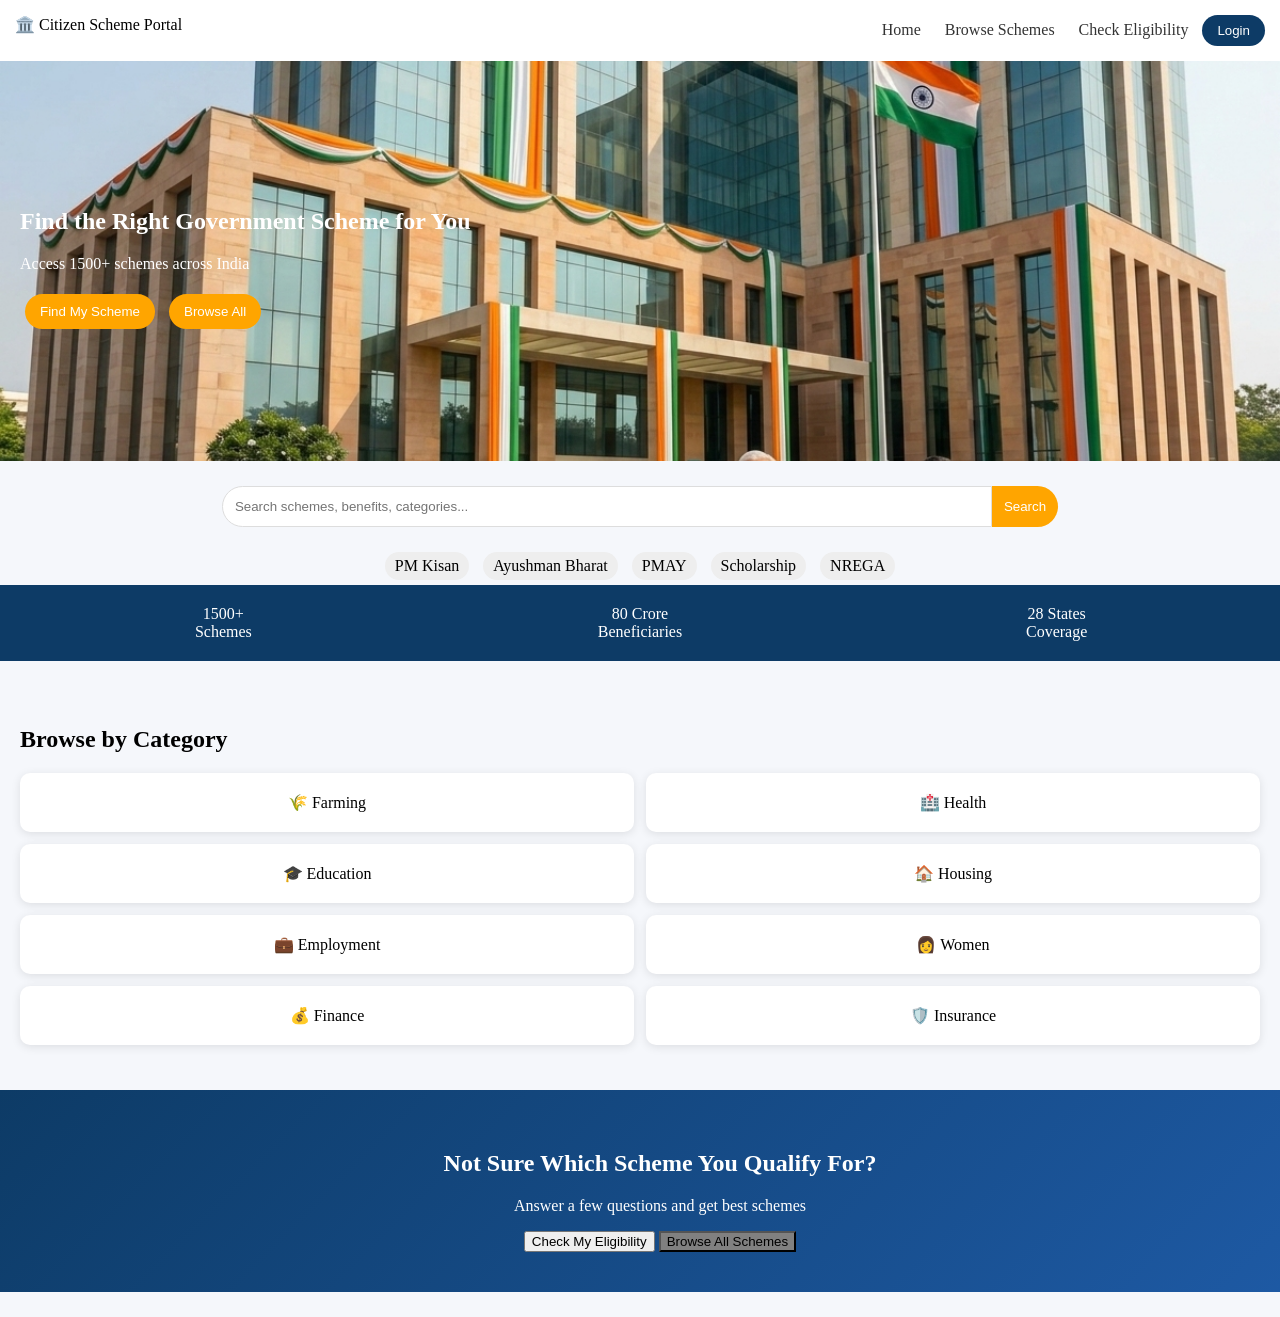
<file: index.html>
<!DOCTYPE html>
<html>
<head>
<title>Citizen Scheme Portal</title>
<link rel="stylesheet" href="frontend/css/style.css">
</head>
<body>

<!-- NAVBAR -->
<header class="navbar">
  <div class="logo">🏛️ Citizen Scheme Portal</div>
  <nav>
    <a href="#">Home</a>
    <a href="#">Browse Schemes</a>
    <a href="#">Check Eligibility</a>
    <button class="login-btn" onclick="location.href='frontend/login.html'">Login</button>
  </nav>
</header>

<!-- HERO -->
<section class="hero">
  <img src="frontend/images/slide1.jpg" class="slide active">
  <img src="frontend/images/slide2.jpg" class="slide">
  <img src="frontend/images/slide3.jpg" class="slide">
  <img src="frontend/images/slide4.jpg" class="slide">
  <img src="frontend/images/slide5.jpg" class="slide">

  <div class="hero-content">
    <h1>Find the Right Government Scheme for You</h1>
    <p>Access 1500+ schemes across India</p>

    <div class="hero-btns">
      <button onclick="openModal()">Find My Scheme</button>
      <button class="secondary">Browse All</button>
    </div>
  </div>
</section>

<!-- SEARCH -->
<div class="search-container">
  <input placeholder="Search schemes, benefits, categories...">
  <button>Search</button>
</div>

<!-- TRENDING -->
<div class="tags">
  <span>PM Kisan</span>
  <span>Ayushman Bharat</span>
  <span>PMAY</span>
  <span>Scholarship</span>
  <span>NREGA</span>
</div>

<!-- STATS -->
<section class="stats">
  <div class="stat-box">1500+<br><span>Schemes</span></div>
  <div class="stat-box">80 Crore<br><span>Beneficiaries</span></div>
  <div class="stat-box">28 States<br><span>Coverage</span></div>
</section>

<!-- CATEGORY -->
<section class="categories">
  <h2>Browse by Category</h2>

  <div class="grid">
    <div class="card">🌾 Farming</div>
    <div class="card">🏥 Health</div>
    <div class="card">🎓 Education</div>
    <div class="card">🏠 Housing</div>
    <div class="card">💼 Employment</div>
    <div class="card">👩 Women</div>
    <div class="card">💰 Finance</div>
    <div class="card">🛡️ Insurance</div>
  </div>
</section>

  
<section class="cta">
  <h2>Not Sure Which Scheme You Qualify For?</h2>
  <p>Answer a few questions and get best schemes</p>

  <button class="primary" onclick="openModal()">Check My Eligibility</button>
  <button class="secondary">Browse All Schemes</button>
</section>
<!-- RESULT -->
<section id="result-container"></section>

<!-- MODAL -->
<div id="modal" class="modal">

  <div class="modal-full">

    <!-- HEADER -->
    <div class="modal-header">
      <h2>Smart Eligibility Finder</h2>
      <span onclick="closeModal()">✖</span>
    </div>

    <!-- STEPS -->
    <div class="steps">
      <div class="step-box active" id="s1">1</div>
      <div class="step-box" id="s2">2</div>
      <div class="step-box" id="s3">3</div>
      <div class="step-box" id="s4">4</div>
    </div>

    <!-- CONTENT -->
    <div class="step-content">

      <h3 id="question">What is your age?</h3>

      <div id="input-box">
        <input id="input" placeholder="Enter your age">
      </div>

      <div class="buttons">
        <button onclick="prevStep()" class="back">⬅ Back</button>
        <button onclick="nextStep()" class="next">Next ➡</button>
      </div>

    </div>

  </div>

</div>

<script src="frontend/js/script.js"></script>

</body>
</html>
</file>
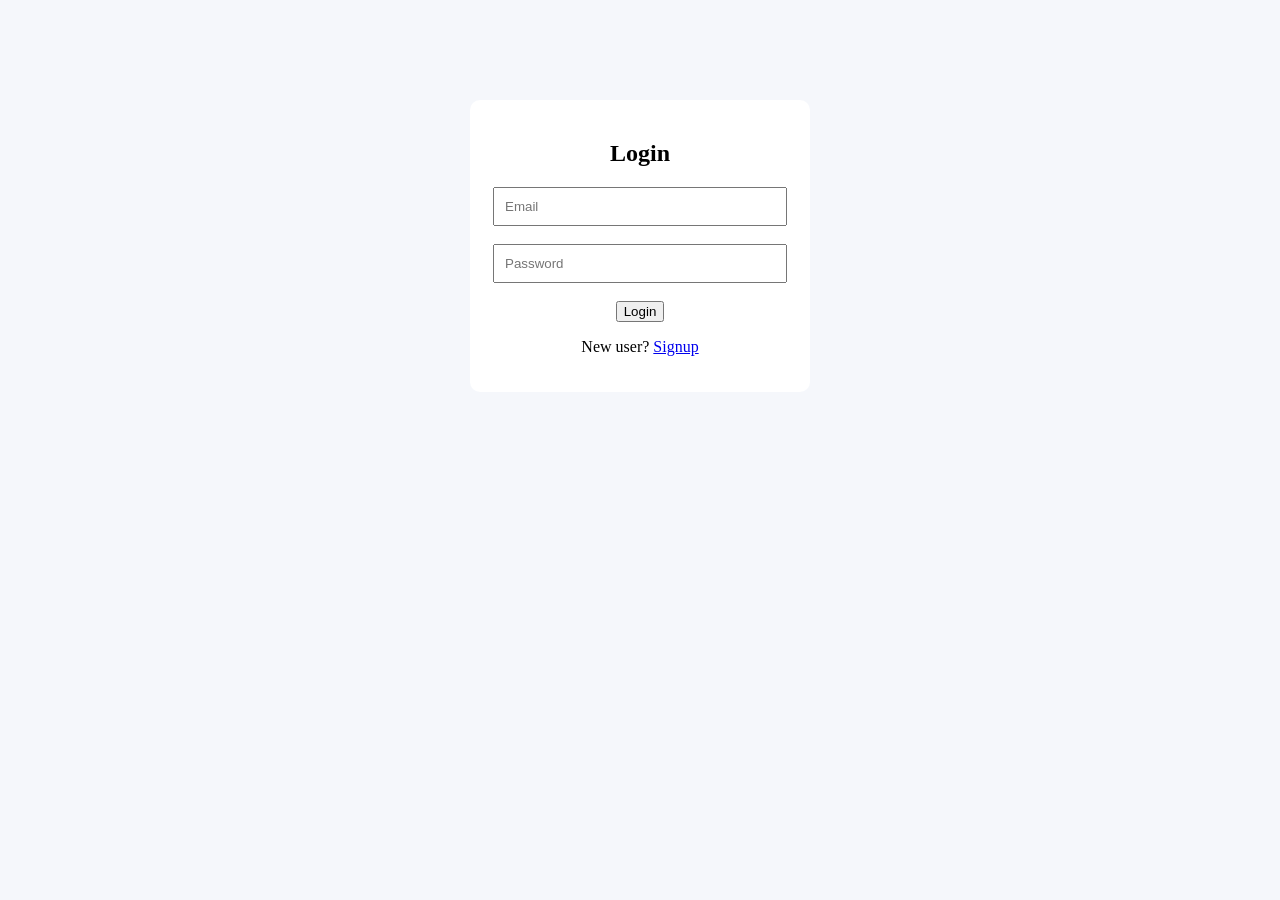
<file: frontend/login.html>
<!DOCTYPE html>
<html>
<head>
<title>Login</title>
<link rel="stylesheet" href="css/style.css">
</head>
<body>

<div class="form-box">
  <h2>Login</h2>

  <input id="email" placeholder="Email"><br><br>
  <input id="password" type="password" placeholder="Password"><br><br>

  <button onclick="login()">Login</button>

  <p>New user? <a href="signup.html">Signup</a></p>
</div>

<script src="js/script.js"></script>
</body>
</html>
</file>
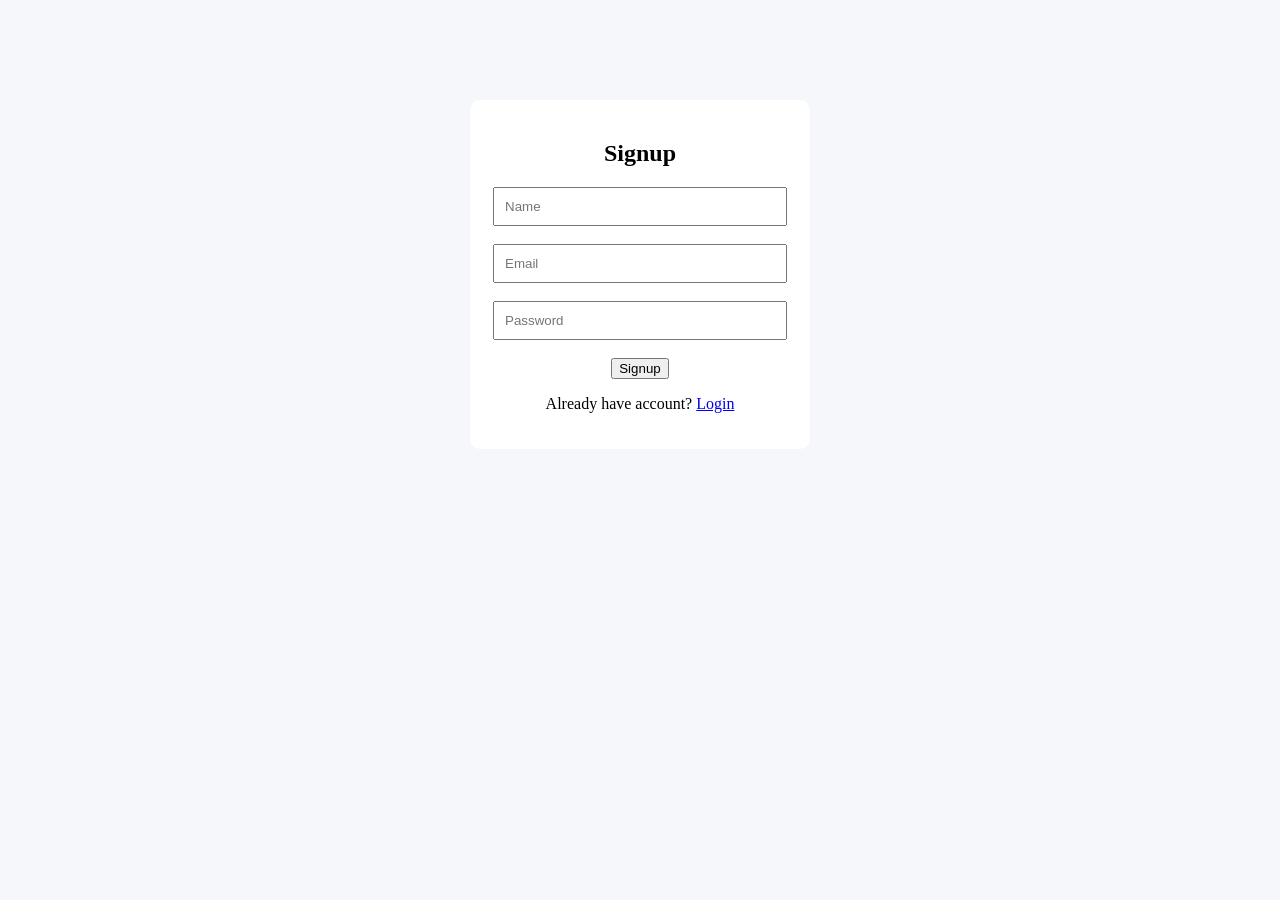
<file: frontend/signup.html>
<!DOCTYPE html>
<html>
<head>
<title>Signup</title>
<link rel="stylesheet" href="css/style.css">
</head>
<body>

<div class="form-box">
  <h2>Signup</h2>

  <input id="name" placeholder="Name"><br><br>
  <input id="email" placeholder="Email"><br><br>
  <input id="password" type="password" placeholder="Password"><br><br>

  <button onclick="signup()">Signup</button>

  <p>Already have account? <a href="login.html">Login</a></p>
</div>

<script src="js/script.js"></script>
</body>
</html>
</file>
<file: frontend/css/style.css>
body {
  margin:0;
  font-family: 'Segoe UI';
  background:#f5f7fb;
}

/* NAVBAR */
.navbar {
  display:flex;
  justify-content:space-between;
  padding:15px;
  background:white;
  box-shadow:0 2px 10px rgba(0,0,0,0.1);
}

.navbar a {
  margin:0 10px;
  text-decoration:none;
  color:#333;
}

.login-btn {
  background:#0d3b66;
  color:white;
  padding:8px 15px;
  border:none;
  border-radius:20px;
}

/* HERO */
.hero {
  position:relative;
}

.slide {
  width:100%;
  height:400px;
  object-fit:cover;
  display:none;
}

.slide.active {
  display:block;
}

.hero-content {
  position:absolute;
  top:50%;
  left:20px;
  transform:translateY(-50%);
  color:white;
}

.hero-btns button {
  margin:5px;
  padding:10px 15px;
  border:none;
  border-radius:20px;
  background:orange;
  color:white;
}

.secondary {
  background:gray;
}

/* SEARCH */
.search-container {
  display:flex;
  justify-content:center;
  margin:20px;
}

.search-container input {
  width:60%;
  padding:12px;
  border-radius:30px 0 0 30px;
  border:1px solid #ddd;
}

.search-container button {
  padding:12px;
  background:orange;
  border:none;
  border-radius:0 30px 30px 0;
  color:white;
}

/* TAGS */
.tags {
  text-align:center;
}

.tags span {
  background:#eee;
  padding:5px 10px;
  margin:5px;
  border-radius:20px;
  display:inline-block;
}

/* STATS */
.stats {
  display:flex;
  justify-content:space-around;
  background:#0d3b66;
  color:white;
  padding:20px;
}

.stat-box {
  text-align:center;
}

/* CATEGORY */
.categories {
  padding:20px;
}

.grid {
  display:grid;
  grid-template-columns:repeat(2,1fr);
  gap:10px;
}

.card {
  background:white;
  padding:20px;
  border-radius:10px;
  text-align:center;
  box-shadow:0 2px 10px rgba(0,0,0,0.1);
}

/* MODAL */
.modal {
  display:none;
  position:fixed;
  width:100%;
  height:100%;
  background:rgba(0,0,0,0.5);
}

.modal-box {
  background:white;
  margin:100px auto;
  padding:20px;
  width:300px;
  border-radius:10px;
}
/* STEP FORM */
.progress {
  width:100%;
  height:5px;
  background:#ddd;
  margin-bottom:10px;
}

#progress-bar {
  height:5px;
  width:25%;
  background:#0d3b66;
}

.modal-box h4 {
  margin:10px 0;
}

.modal-box input,
.modal-box select {
  width:100%;
  padding:10px;
}

/* FULL SCREEN MODAL */
.modal {
  display:none;
  position:fixed;
  width:100%;
  height:100%;
  background:rgba(0,0,0,0.7);
  top:0;
  left:0;
  z-index:1000;
}

.modal-full {
  background:white;
  width:100%;
  height:100%;
  padding:20px;
  animation:fadeIn 0.3s ease;
}

/* HEADER */
.modal-header {
  display:flex;
  justify-content:space-between;
  align-items:center;
}

.modal-header span {
  cursor:pointer;
  font-size:20px;
}

/* STEPS */
.steps {
  display:flex;
  justify-content:center;
  margin:20px 0;
}

.step-box {
  width:40px;
  height:40px;
  border-radius:50%;
  background:#ddd;
  margin:0 10px;
  display:flex;
  align-items:center;
  justify-content:center;
}

.step-box.active {
  background:#0d3b66;
  color:white;
}

/* CONTENT */
.step-content {
  text-align:center;
  margin-top:40px;
}

.step-content input,
.step-content select {
  padding:10px;
  width:80%;
  margin:10px;
}

/* BUTTONS */
.buttons {
  margin-top:20px;
}

.next {
  background:orange;
  color:white;
  padding:10px 20px;
  border:none;
  border-radius:20px;
}

.back {
  background:gray;
  color:white;
  padding:10px 20px;
  border:none;
  border-radius:20px;
}

/* ANIMATION */
@keyframes fadeIn {
  from { opacity:0; }
  to { opacity:1; }
}

.form-box {
  width:300px;
  margin:100px auto;
  background:white;
  padding:20px;
  border-radius:10px;
  text-align:center;
}

.form-box input {
  width:90%;
  padding:10px;
}

.container {
  max-width: 1200px;
  margin: auto;
}
section {
  margin-bottom: 25px;
}
.stats {
  display:flex;
  gap:10px;
  justify-content:space-between;
}

.stat-box {
  flex:1;
}

.grid {
  display:grid;
  grid-template-columns: repeat(2,1fr);
  gap:12px;
}
.cta {
  width:100%;
  background:linear-gradient(135deg,#0d3b66,#1e5aa5);
  color:white;
  text-align:center;
  padding:40px 20px;
}
</file>
